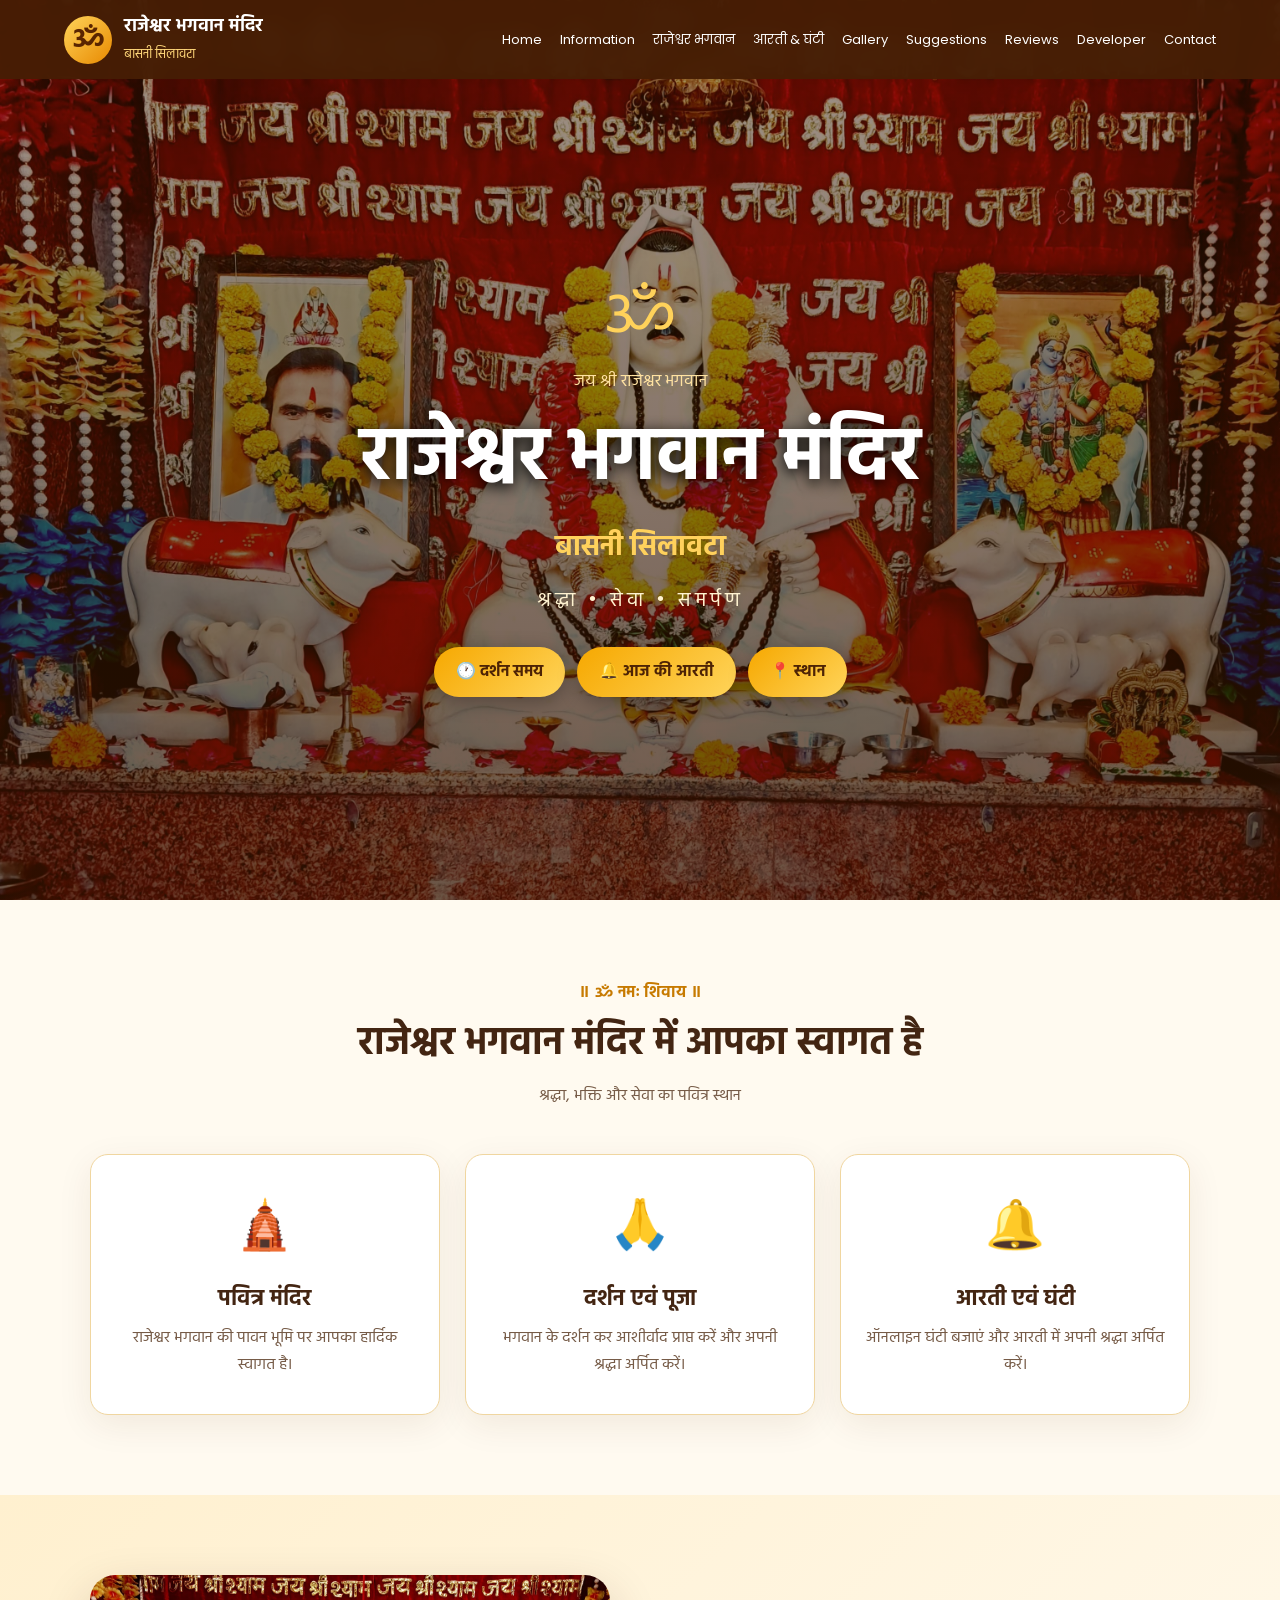
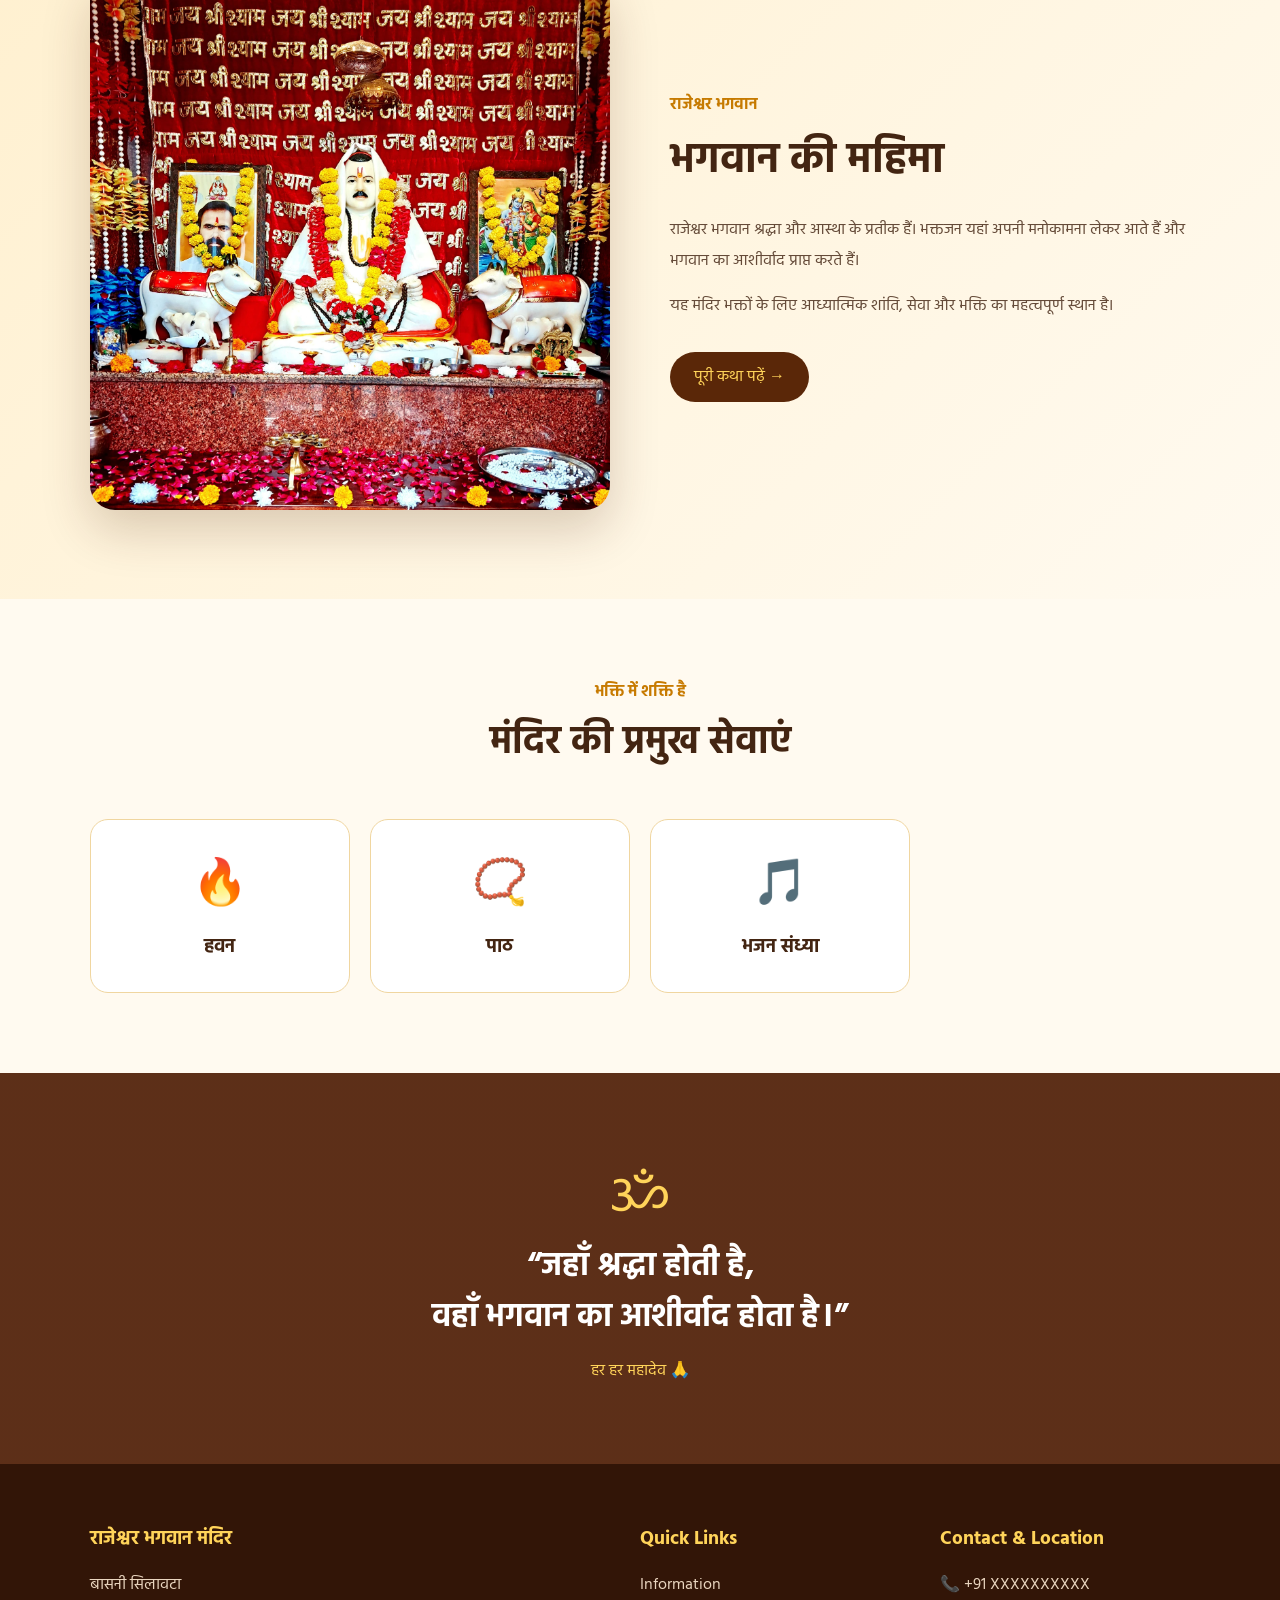
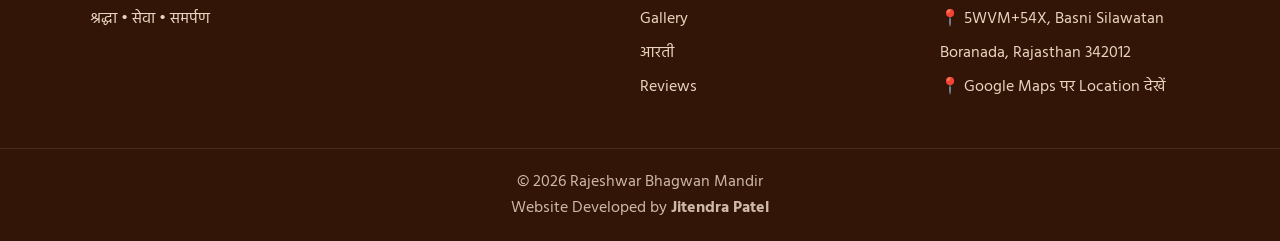
<file: index.html>
<!DOCTYPE html>
<html lang="hi">

<head>
    <script async src="https://pagead2.googlesyndication.com/pagead/js/adsbygoogle.js?client=ca-pub-1815707670514654"
     crossorigin="anonymous"></script>

    <meta charset="UTF-8">

    <meta name="viewport" content="width=device-width, initial-scale=1.0">

    <meta name="google-site-verification" content="ElqYkM2igc4G7871yFwX-qMy7W2r-9-7s5uD27Zm2Wg" />
    <title>राजेश्वर भगवान मंदिर | बासनी सिलावटा</title>

    <!-- Google Fonts -->
    <link rel="preconnect" href="https://fonts.googleapis.com">
    <link rel="preconnect" href="https://fonts.gstatic.com" crossorigin>

    <link href="https://fonts.googleapis.com/css2?family=Hind:wght@400;500;600;700&family=Poppins:wght@400;500;600;700&display=swap"
          rel="stylesheet">

    <!-- Main CSS -->
    <link rel="stylesheet" href="css/style.css">

</head>


<body>


<!-- ================= HEADER ================= -->

<header class="header">

    <div class="logo-area">

        <div class="logo">
            ॐ
        </div>

        <div>

            <h2>राजेश्वर भगवान मंदिर</h2>

            <span>बासनी सिलावटा</span>

        </div>

    </div>


    <button class="menu-btn"
            onclick="toggleMenu()">

        ☰

    </button>


    <nav id="navbar">

        <a href="index.html">
            Home
        </a>

        <a href="information.html">
            Information
        </a>

        <a href="about-rajeshwar.html">
            राजेश्वर भगवान
        </a>

        <a href="aarti.html">
            आरती & घंटी
        </a>

        <a href="gallery.html">
            Gallery
        </a>

        <a href="suggestions.html">
            Suggestions
        </a>

        <a href="reviews.html">
            Reviews
        </a>

        <a href="developer.html">
            Developer
        </a>

        <a href="contact.html">
            Contact
        </a>

    </nav>

</header>



<!-- ================= MAIN ================= -->

<main>


<!-- ================= HERO SECTION ================= -->

<section class="hero">


    <div class="hero-slide active"
         style="background-image:url('assets/images/herosection1.jpeg')">
    </div>


    <div class="hero-slide"
         style="background-image:url('assets/images/herosection2.jpeg')">
    </div>


    <div class="hero-slide"
         style="background-image:url('assets/images/herosection3.jpeg')">
    </div>


    <div class="hero-overlay">
    </div>


    <div class="hero-content">


        <div class="om-symbol">
            ॐ
        </div>


        <p class="small-title">
            जय श्री राजेश्वर भगवान
        </p>


        <h1>
            राजेश्वर भगवान मंदिर
        </h1>


        <h3>
            बासनी सिलावटा
        </h3>


        <p class="tagline">
            श्रद्धा • सेवा • समर्पण
        </p>


        <div class="hero-buttons">


            <a href="information.html"
               class="btn">

                🕐 दर्शन समय

            </a>


            <a href="aarti.html"
               class="btn">

                🔔 आज की आरती

            </a>


            <a href="contact.html"
               class="btn">

                📍 स्थान

            </a>


        </div>


    </div>


</section>



<!-- ================= WELCOME SECTION ================= -->

<section class="welcome">


    <div class="section-title">


        <span>
            ॥ ॐ नमः शिवाय ॥
        </span>


        <h2>
            राजेश्वर भगवान मंदिर में आपका स्वागत है
        </h2>


        <p>
            श्रद्धा, भक्ति और सेवा का पवित्र स्थान
        </p>


    </div>



    <div class="cards">


        <!-- CARD 1 -->

        <div class="info-card">


            <div class="card-icon">
                🛕
            </div>


            <h3>
                पवित्र मंदिर
            </h3>


            <p>

                राजेश्वर भगवान की पावन भूमि पर
                आपका हार्दिक स्वागत है।

            </p>


        </div>



        <!-- CARD 2 -->

        <div class="info-card">


            <div class="card-icon">
                🙏
            </div>


            <h3>
                दर्शन एवं पूजा
            </h3>


            <p>

                भगवान के दर्शन कर आशीर्वाद प्राप्त करें
                और अपनी श्रद्धा अर्पित करें।

            </p>


        </div>



        <!-- CARD 3 -->

        <div class="info-card">


            <div class="card-icon">
                🔔
            </div>


            <h3>
                आरती एवं घंटी
            </h3>


            <p>

                ऑनलाइन घंटी बजाएं और आरती में
                अपनी श्रद्धा अर्पित करें।

            </p>


        </div>


    </div>


</section>



<!-- ================= ABOUT PREVIEW ================= -->

<section class="about-preview">


    <div class="about-image">


        <img src="assets/images/herosection1.jpeg"
             alt="राजेश्वर भगवान मंदिर">


    </div>



    <div class="about-text">


        <span class="section-label">
            राजेश्वर भगवान
        </span>


        <h2>
            भगवान की महिमा
        </h2>


        <p>

            राजेश्वर भगवान श्रद्धा और आस्था के प्रतीक हैं।
            भक्तजन यहां अपनी मनोकामना लेकर आते हैं और
            भगवान का आशीर्वाद प्राप्त करते हैं।

        </p>


        <p>

            यह मंदिर भक्तों के लिए आध्यात्मिक शांति,
            सेवा और भक्ति का महत्वपूर्ण स्थान है।

        </p>


        <a href="about-rajeshwar.html"
           class="gold-btn">

            पूरी कथा पढ़ें →

        </a>


    </div>


</section>



<!-- ================= SERVICES ================= -->

<section class="quick-section">


    <div class="section-title">


        <span>
            भक्ति में शक्ति है
        </span>


        <h2>
            मंदिर की प्रमुख सेवाएं
        </h2>


    </div>



    <div class="service-grid">


        <div class="service">

            <span>
                🔥
            </span>

            <h3>
                हवन
            </h3>

        </div>



        <div class="service">

            <span>
                📿
            </span>

            <h3>
                पाठ
            </h3>

        </div>



        <div class="service">

            <span>
                🎵
            </span>

            <h3>
                भजन संध्या
            </h3>

        </div>


    </div>


</section>



<!-- ================= QUOTE ================= -->

<section class="quote-section">


    <div class="quote">


        <span>
            ॐ
        </span>


        <h2>

            “जहाँ श्रद्धा होती है,<br>
            वहाँ भगवान का आशीर्वाद होता है।”

        </h2>


        <p>
            हर हर महादेव 🙏
        </p>


    </div>


</section>


</main>



<!-- ================= FOOTER ================= -->

<footer>


    <div class="footer-grid">


        <!-- TEMPLE -->

        <div>


            <h3>
                राजेश्वर भगवान मंदिर
            </h3>


            <p>
                बासनी सिलावटा
            </p>


            <p>
                श्रद्धा • सेवा • समर्पण
            </p>


        </div>



        <!-- QUICK LINKS -->

        <div>


            <h3>
                Quick Links
            </h3>


            <a href="information.html">
                Information
            </a>


            <a href="gallery.html">
                Gallery
            </a>


            <a href="aarti.html">
                आरती
            </a>


            <a href="reviews.html">
                Reviews
            </a>


        </div>



        <!-- CONTACT & LOCATION -->

        <div>


            <h3>
                Contact & Location
            </h3>


            <p>
                📞 +91 XXXXXXXXXX
            </p>


            <p>
                📍 5WVM+54X, Basni Silawatan
            </p>


            <p>
                Boranada, Rajasthan 342012
            </p>


            <a href="https://www.google.com/maps/search/?api=1&query=5WVM%2B54X%2C%20Basni%20Silawatan%2C%20Boranada%2C%20Rajasthan%20342012"
               target="_blank"
               rel="noopener noreferrer">

                📍 Google Maps पर Location देखें

            </a>


        </div>


    </div>



    <!-- FOOTER BOTTOM -->

    <div class="footer-bottom">


        © 2026 Rajeshwar Bhagwan Mandir


        <br>


        Website Developed by

        <strong>
            Jitendra Patel
        </strong>


    </div>


</footer>



<!-- ================= JAVASCRIPT ================= -->

<script src="js/script.js"></script>


</body>

</html>
</file>
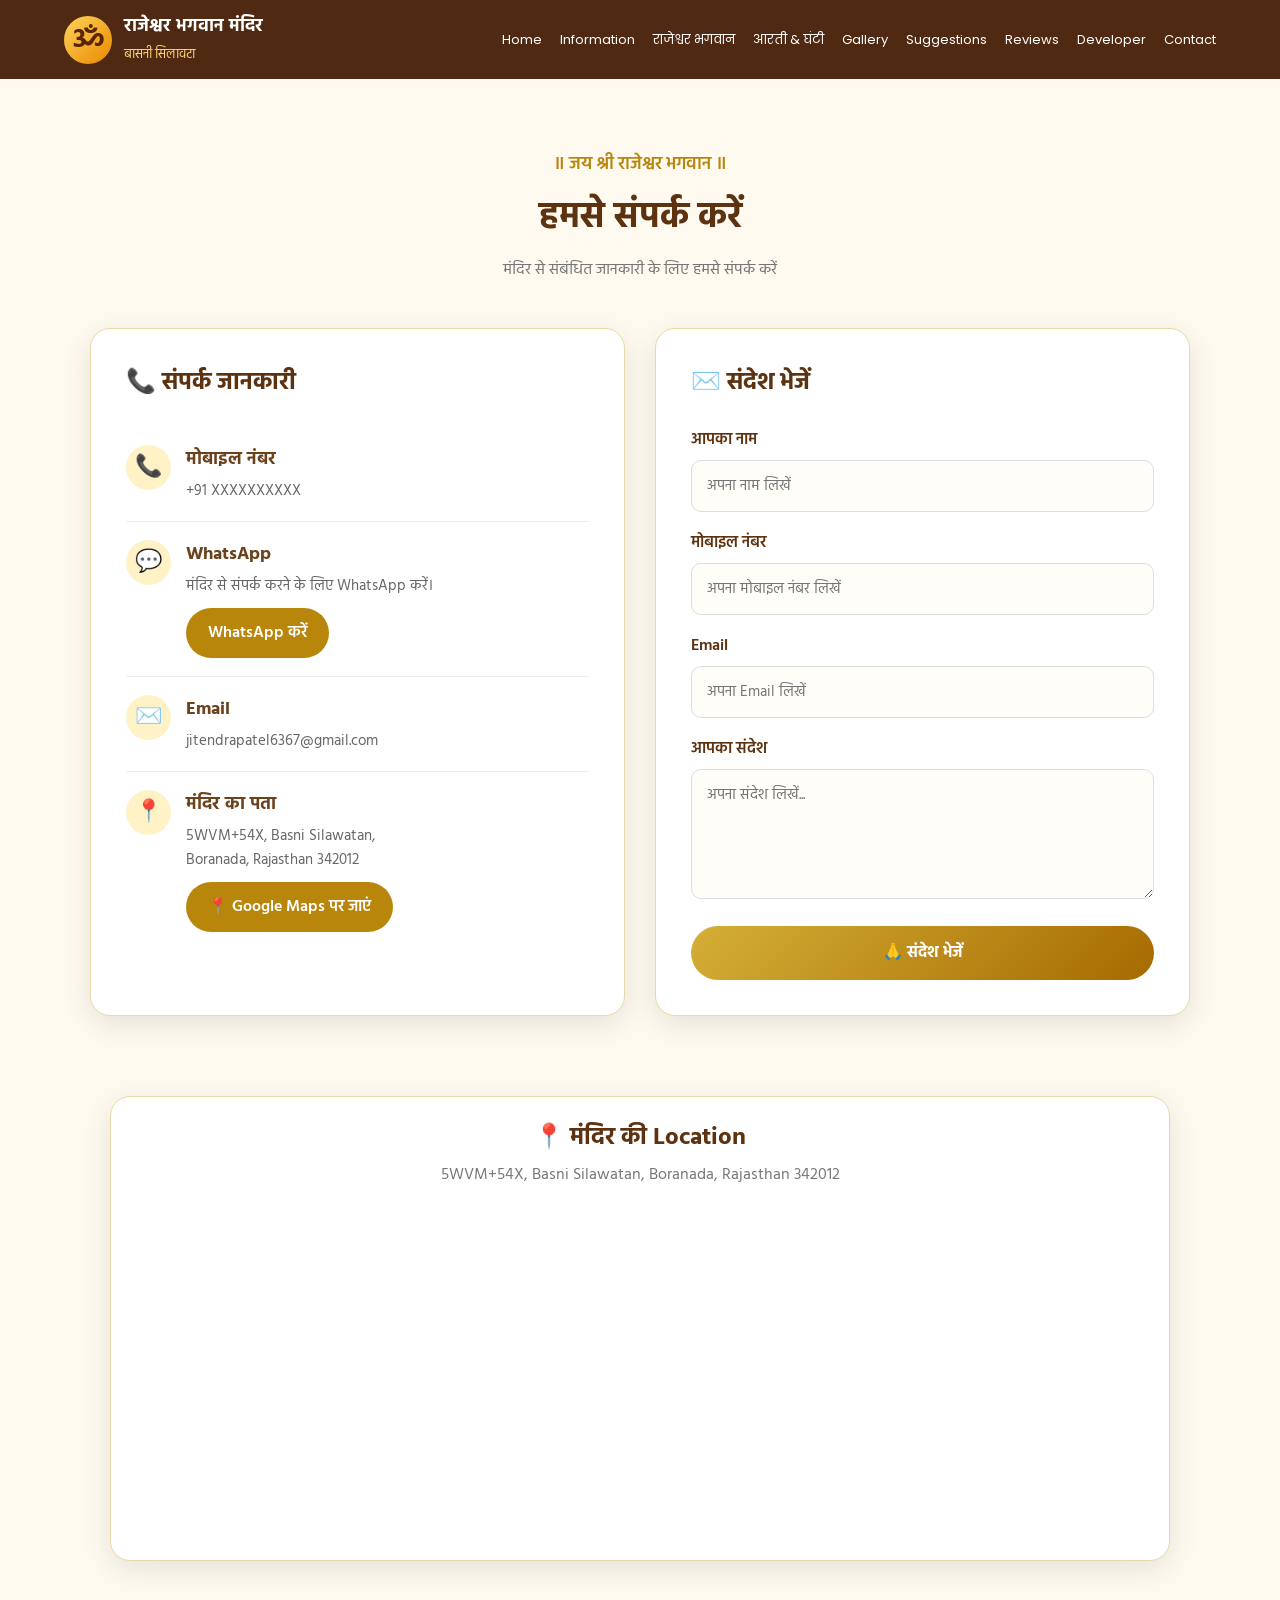
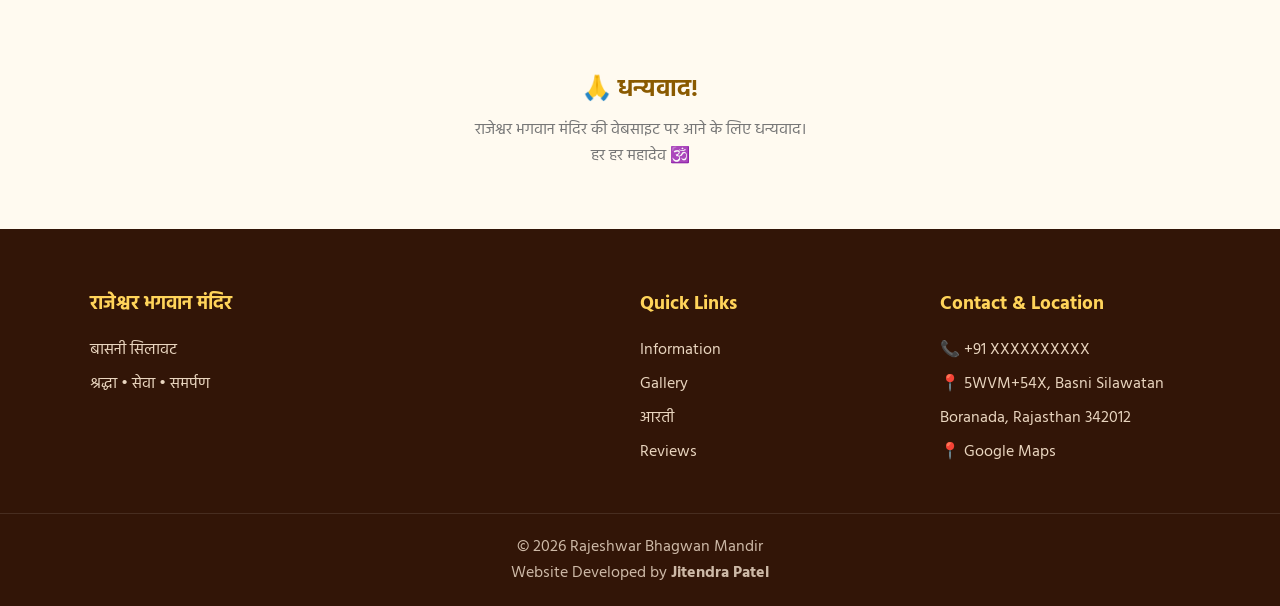
<file: contact.html>
<!DOCTYPE html>
<html lang="hi">

<head>
    <script async src="https://pagead2.googlesyndication.com/pagead/js/adsbygoogle.js?client=ca-pub-1815707670514654"
     crossorigin="anonymous"></script>

    <meta charset="UTF-8">

    <meta name="viewport" content="width=device-width, initial-scale=1.0">

    <title>Contact | राजेश्वर भगवान मंदिर</title>

    <!-- Google Fonts -->
    <link rel="preconnect" href="https://fonts.googleapis.com">

    <link rel="preconnect"
          href="https://fonts.gstatic.com"
          crossorigin>

    <link href="https://fonts.googleapis.com/css2?family=Hind:wght@400;500;600;700&family=Poppins:wght@400;500;600;700&display=swap"
          rel="stylesheet">

    <!-- Main CSS -->
    <link rel="stylesheet"
          href="css/style.css">


    <style>

        body{
            background:#fffaf0;
        }


        /* ================= CONTACT SECTION ================= */

        .contact-section{
            padding:150px 20px 80px;
            min-height:80vh;
        }


        .contact-title{
            text-align:center;
            margin-bottom:45px;
        }


        .contact-title span{
            color:#b8860b;
            font-weight:600;
            font-size:18px;
        }


        .contact-title h1{
            color:#5c3210;
            font-size:36px;
            margin:10px 0;
        }


        .contact-title p{
            color:#777;
            font-size:16px;
        }


        /* ================= CONTACT GRID ================= */

        .contact-container{
            max-width:1100px;
            margin:auto;
            display:grid;
            grid-template-columns:1fr 1fr;
            gap:30px;
        }


        /* ================= INFO CARD ================= */

        .contact-card{
            background:white;
            padding:35px;
            border-radius:20px;
            border:1px solid #ead9a8;
            box-shadow:0 8px 30px rgba(0,0,0,0.10);
        }


        .contact-card h2{
            color:#5c3210;
            margin-bottom:25px;
        }


        .contact-item{
            display:flex;
            align-items:flex-start;
            gap:15px;
            padding:18px 0;
            border-bottom:1px solid #eee;
        }


        .contact-item:last-child{
            border-bottom:none;
        }


        .contact-icon{
            width:45px;
            height:45px;
            min-width:45px;
            border-radius:50%;
            background:#fff2c7;
            display:flex;
            align-items:center;
            justify-content:center;
            font-size:22px;
        }


        .contact-item h3{
            color:#6b421c;
            margin-bottom:5px;
            font-size:18px;
        }


        .contact-item p{
            color:#666;
            line-height:1.6;
            font-size:15px;
        }


        /* ================= MAP BUTTON ================= */

        .map-btn{
            display:inline-block;
            margin-top:10px;
            padding:12px 22px;
            background:#b8860b;
            color:white;
            text-decoration:none;
            border-radius:25px;
            font-weight:600;
            transition:0.3s;
        }


        .map-btn:hover{
            transform:translateY(-2px);
            box-shadow:0 7px 18px rgba(0,0,0,0.2);
        }


        /* ================= FORM ================= */

        .contact-form{
            background:white;
            padding:35px;
            border-radius:20px;
            border:1px solid #ead9a8;
            box-shadow:0 8px 30px rgba(0,0,0,0.10);
        }


        .contact-form h2{
            color:#5c3210;
            margin-bottom:25px;
        }


        .form-group{
            margin-bottom:18px;
        }


        .form-group label{
            display:block;
            margin-bottom:7px;
            color:#5c3210;
            font-weight:600;
        }


        .form-group input,
        .form-group textarea{
            width:100%;
            padding:13px 15px;
            border:1px solid #ddd;
            border-radius:10px;
            outline:none;
            font-family:inherit;
            font-size:15px;
            background:#fffdf7;
        }


        .form-group input:focus,
        .form-group textarea:focus{
            border-color:#b8860b;
            box-shadow:0 0 0 2px rgba(184,134,11,0.10);
        }


        .form-group textarea{
            min-height:130px;
            resize:vertical;
        }


        .submit-btn{
            width:100%;
            border:none;
            padding:14px;
            border-radius:30px;
            background:linear-gradient(135deg,#d4af37,#a66a00);
            color:white;
            font-size:16px;
            font-weight:bold;
            cursor:pointer;
            font-family:inherit;
            transition:0.3s;
        }


        .submit-btn:hover{
            transform:translateY(-2px);
            box-shadow:0 8px 20px rgba(0,0,0,0.2);
        }


        /* ================= MAP ================= */

        .map-section{
            max-width:1100px;
            margin:0 auto 80px;
            padding:0 20px;
        }


        .map-box{
            background:white;
            border-radius:20px;
            overflow:hidden;
            border:1px solid #ead9a8;
            box-shadow:0 8px 30px rgba(0,0,0,0.10);
        }


        .map-heading{
            padding:22px;
            text-align:center;
        }


        .map-heading h2{
            color:#5c3210;
            margin-bottom:5px;
        }


        .map-heading p{
            color:#777;
        }


        .map-box iframe{
            width:100%;
            height:350px;
            border:0;
            display:block;
        }


        /* ================= THANK YOU ================= */

        .thank-you{
            text-align:center;
            padding:30px 20px 60px;
        }


        .thank-you h2{
            color:#8a5a00;
            margin-bottom:8px;
        }


        .thank-you p{
            color:#777;
        }


        /* ================= MOBILE ================= */

        @media(max-width:768px){

            .contact-section{
                padding:130px 15px 60px;
            }


            .contact-title h1{
                font-size:28px;
            }


            .contact-container{
                grid-template-columns:1fr;
            }


            .contact-card,
            .contact-form{
                padding:25px 20px;
            }


            .map-section{
                padding:0 15px;
            }


            .map-box iframe{
                height:300px;
            }

        }

    </style>

</head>


<body>


<!-- ================= HEADER ================= -->

<header class="header">

    <div class="logo-area">

        <div class="logo">
            ॐ
        </div>

        <div>

            <h2>राजेश्वर भगवान मंदिर</h2>

            <span>बासनी सिलावटा</span>

        </div>

    </div>


    <button class="menu-btn"
            onclick="toggleMenu()">

        ☰

    </button>


    <nav id="navbar">

        <a href="index.html">
            Home
        </a>

        <a href="information.html">
            Information
        </a>

        <a href="about-rajeshwar.html">
            राजेश्वर भगवान
        </a>

        <a href="aarti.html">
            आरती & घंटी
        </a>

        <a href="gallery.html">
            Gallery
        </a>

        <a href="suggestions.html">
            Suggestions
        </a>

        <a href="reviews.html">
            Reviews
        </a>

        <a href="developer.html">
            Developer
        </a>

        <a href="contact.html">
            Contact
        </a>

    </nav>

</header>



<!-- ================= CONTACT ================= -->

<main>

<section class="contact-section">


    <div class="contact-title">

        <span>
            ॥ जय श्री राजेश्वर भगवान ॥
        </span>

        <h1>
            हमसे संपर्क करें
        </h1>

        <p>
            मंदिर से संबंधित जानकारी के लिए हमसे संपर्क करें
        </p>

    </div>



    <div class="contact-container">


        <!-- ================= CONTACT INFO ================= -->

        <div class="contact-card">


            <h2>
                📞 संपर्क जानकारी
            </h2>


            <!-- Phone -->

            <div class="contact-item">

                <div class="contact-icon">
                    📞
                </div>

                <div>

                    <h3>
                        मोबाइल नंबर
                    </h3>

                    <p>
                        +91 XXXXXXXXXX
                    </p>

                </div>

            </div>



            <!-- WhatsApp -->

            <div class="contact-item">

                <div class="contact-icon">
                    💬
                </div>

                <div>

                    <h3>
                        WhatsApp
                    </h3>

                    <p>
                        मंदिर से संपर्क करने के लिए WhatsApp करें।
                    </p>

                    <a href="https://wa.me/916367439020"
                       target="_blank"
                       class="map-btn">

                        WhatsApp करें

                    </a>

                </div>

            </div>



            <!-- Email -->

            <div class="contact-item">

                <div class="contact-icon">
                    ✉️
                </div>

                <div>

                    <h3>
                        Email
                    </h3>

                    <p>
                        jitendrapatel6367@gmail.com
                    </p>

                </div>

            </div>



            <!-- Location -->

            <div class="contact-item">

                <div class="contact-icon">
                    📍
                </div>

                <div>

                    <h3>
                        मंदिर का पता
                    </h3>

                    <p>

                        5WVM+54X, Basni Silawatan,<br>
                        Boranada, Rajasthan 342012

                    </p>


                    <a href="https://www.google.com/maps/search/?api=1&query=5WVM%2B54X%2C%20Basni%20Silawatan%2C%20Boranada%2C%20Rajasthan%20342012"
                       target="_blank"
                       rel="noopener noreferrer"
                       class="map-btn">

                        📍 Google Maps पर जाएं

                    </a>

                </div>

            </div>


        </div>



        <!-- ================= CONTACT FORM ================= -->

        <div class="contact-form">


            <h2>
                ✉️ संदेश भेजें
            </h2>


            <form onsubmit="sendMessage(event)">


                <div class="form-group">

                    <label>
                        आपका नाम
                    </label>

                    <input type="text"
                           id="name"
                           placeholder="अपना नाम लिखें"
                           required>

                </div>



                <div class="form-group">

                    <label>
                        मोबाइल नंबर
                    </label>

                    <input type="tel"
                           id="phone"
                           placeholder="अपना मोबाइल नंबर लिखें"
                           required>

                </div>



                <div class="form-group">

                    <label>
                        Email
                    </label>

                    <input type="email"
                           id="email"
                           placeholder="अपना Email लिखें">

                </div>



                <div class="form-group">

                    <label>
                        आपका संदेश
                    </label>

                    <textarea id="message"
                              placeholder="अपना संदेश लिखें..."
                              required></textarea>

                </div>



                <button type="submit"
                        class="submit-btn">

                    🙏 संदेश भेजें

                </button>


            </form>


        </div>


    </div>


</section>



<!-- ================= MAP ================= -->

<section class="map-section">


    <div class="map-box">


        <div class="map-heading">

            <h2>
                📍 मंदिर की Location
            </h2>

            <p>
                5WVM+54X, Basni Silawatan, Boranada, Rajasthan 342012
            </p>

        </div>


        <iframe
            src="https://www.google.com/maps?q=5WVM%2B54X%2C%20Basni%20Silawatan%2C%20Boranada%2C%20Rajasthan%20342012&output=embed"
            loading="lazy"
            allowfullscreen>
        </iframe>


    </div>


</section>



<!-- ================= THANK YOU ================= -->

<section class="thank-you">

    <h2>
        🙏 धन्यवाद!
    </h2>

    <p>
        राजेश्वर भगवान मंदिर की वेबसाइट पर आने के लिए धन्यवाद।
    </p>

    <p>
        हर हर महादेव 🕉️
    </p>

</section>


</main>



<!-- ================= FOOTER ================= -->

<footer>


    <div class="footer-grid">


        <div>

            <h3>
                राजेश्वर भगवान मंदिर
            </h3>

            <p>
                बासनी सिलावट
            </p>

            <p>
                श्रद्धा • सेवा • समर्पण
            </p>

        </div>



        <div>

            <h3>
                Quick Links
            </h3>

            <a href="information.html">
                Information
            </a>

            <a href="gallery.html">
                Gallery
            </a>

            <a href="aarti.html">
                आरती
            </a>

            <a href="reviews.html">
                Reviews
            </a>

        </div>



        <div>

            <h3>
                Contact & Location
            </h3>

            <p>
                📞 +91 XXXXXXXXXX
            </p>

            <p>
                📍 5WVM+54X, Basni Silawatan
            </p>

            <p>
                Boranada, Rajasthan 342012
            </p>

            <a href="https://www.google.com/maps/search/?api=1&query=5WVM%2B54X%2C%20Basni%20Silawatan%2C%20Boranada%2C%20Rajasthan%20342012"
               target="_blank"
               rel="noopener noreferrer">

                📍 Google Maps

            </a>

        </div>


    </div>



    <div class="footer-bottom">

        © 2026 Rajeshwar Bhagwan Mandir

        <br>

        Website Developed by

        <strong>
            Jitendra Patel
        </strong>

    </div>


</footer>



<!-- ================= JAVASCRIPT ================= -->

<script>

function toggleMenu(){

    document
        .getElementById("navbar")
        .classList.toggle("show");

}


function sendMessage(event){

    event.preventDefault();

    const name =
        document.getElementById("name").value;

    const phone =
        document.getElementById("phone").value;

    const email =
        document.getElementById("email").value;

    const message =
        document.getElementById("message").value;


    /*
       अभी form demo है।
       बाद में इसे PHP / Node.js / MongoDB
       backend से connect किया जा सकता है।
    */


    alert(
        "धन्यवाद " + name +
        " 🙏\n\nआपका संदेश प्राप्त हुआ है।"
    );


    event.target.reset();

}

</script>


</body>

</html>
</file>
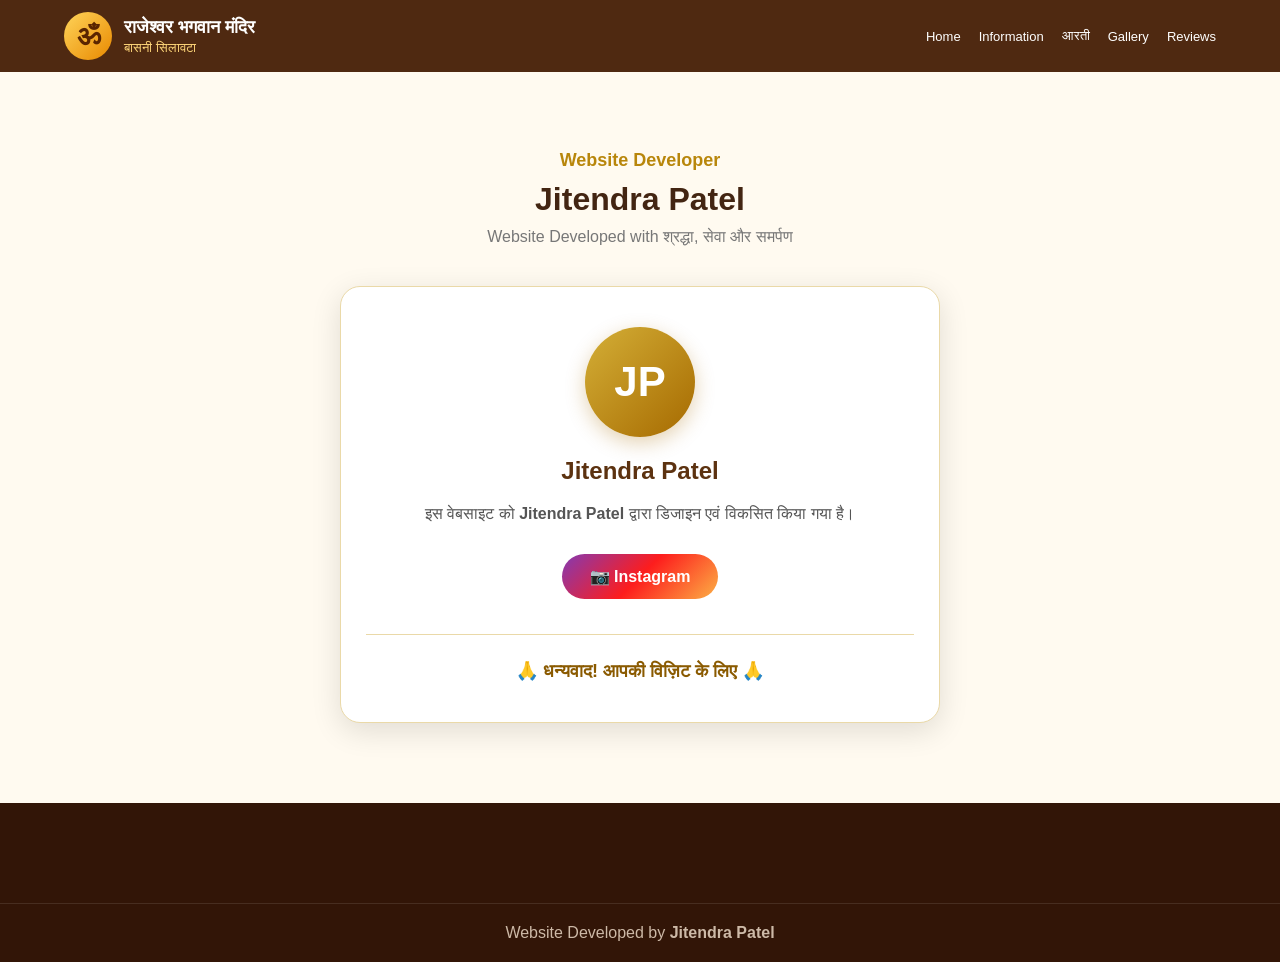
<file: developer.html>
<!DOCTYPE html>
<html lang="hi">

<head>

<meta charset="UTF-8">

<meta name="viewport"
content="width=device-width, initial-scale=1.0">

<title>Developer | Jitendra Patel</title>

<link rel="stylesheet"
href="css/style.css">

<style>

body{
    background:#fffaf0;
}

/* Developer Section */
.developer-section{
    padding:150px 20px 80px;
    min-height:80vh;
}

.section-title{
    text-align:center;
    margin-bottom:40px;
}

.section-title span{
    color:#b8860b;
    font-weight:bold;
    font-size:18px;
}

.section-title h2{
    margin:10px 0;
    font-size:32px;
}

.section-title p{
    color:#777;
}

/* Developer Card */
.developer-card{
    max-width:600px;
    margin:auto;
    background:white;
    padding:40px 25px;
    border-radius:20px;
    text-align:center;
    box-shadow:0 8px 30px rgba(0,0,0,0.12);
    border:1px solid #ead9a8;
}

/* JP Logo */
.developer-logo{
    width:110px;
    height:110px;
    margin:0 auto 20px;
    border-radius:50%;
    display:flex;
    align-items:center;
    justify-content:center;
    background:linear-gradient(135deg,#d4af37,#a66a00);
    color:white;
    font-size:42px;
    font-weight:bold;
    box-shadow:0 6px 20px rgba(166,106,0,0.3);
}

.developer-card h2{
    color:#5c3210;
    margin-bottom:15px;
}

.developer-card p{
    line-height:1.8;
    color:#555;
    font-size:16px;
}

/* Instagram Button */
.instagram-btn{
    display:inline-block;
    margin-top:25px;
    padding:13px 28px;
    border-radius:30px;
    background:linear-gradient(135deg,#833ab4,#fd1d1d,#fcb045);
    color:white;
    text-decoration:none;
    font-weight:bold;
    transition:0.3s;
}

.instagram-btn:hover{
    transform:translateY(-3px);
    box-shadow:0 8px 20px rgba(0,0,0,0.2);
}

/* Thank You */
.thank-you{
    margin-top:35px;
    padding-top:25px;
    border-top:1px solid #ead9a8;
    color:#8a5a00;
    font-size:18px;
    font-weight:bold;
}

/* Mobile */
@media(max-width:600px){

    .developer-section{
        padding:130px 15px 60px;
    }

    .section-title h2{
        font-size:27px;
    }

    .developer-card{
        padding:35px 20px;
    }

}

</style>

</head>


<body>


<!-- HEADER -->

<header class="header">

<div class="logo-area">

<div class="logo">ॐ</div>

<div>

<h2>राजेश्वर भगवान मंदिर</h2>

<span>बासनी सिलावटा</span>

</div>

</div>


<button class="menu-btn"
onclick="toggleMenu()">☰</button>


<nav id="navbar">

<a href="index.html">Home</a>

<a href="information.html">Information</a>

<a href="aarti.html">आरती</a>

<a href="gallery.html">Gallery</a>

<a href="reviews.html">Reviews</a>

</nav>

</header>


<!-- DEVELOPER SECTION -->

<section class="developer-section">


<div class="section-title">

<span>Website Developer</span>

<h2>Jitendra Patel</h2>

<p>
Website Developed with श्रद्धा, सेवा और समर्पण
</p>

</div>


<div class="developer-card">


<div class="developer-logo">
JP
</div>


<h2>
Jitendra Patel
</h2>


<p>

इस वेबसाइट को

<strong>Jitendra Patel</strong>

द्वारा डिजाइन एवं विकसित किया गया है।

</p>


<a
class="instagram-btn"
href="https://www.instagram.com/jitendrapatel6367/"
target="_blank"
rel="noopener noreferrer">

📷 Instagram

</a>


<div class="thank-you">

🙏 धन्यवाद! आपकी विज़िट के लिए 🙏

</div>


</div>

</section>


<!-- FOOTER -->

<footer>

<div class="footer-bottom">

Website Developed by

<strong>Jitendra Patel</strong>

</div>

</footer>


<script>

function toggleMenu(){

document
.getElementById("navbar")
.classList.toggle("show");

}

</script>


</body>

</html>
</file>
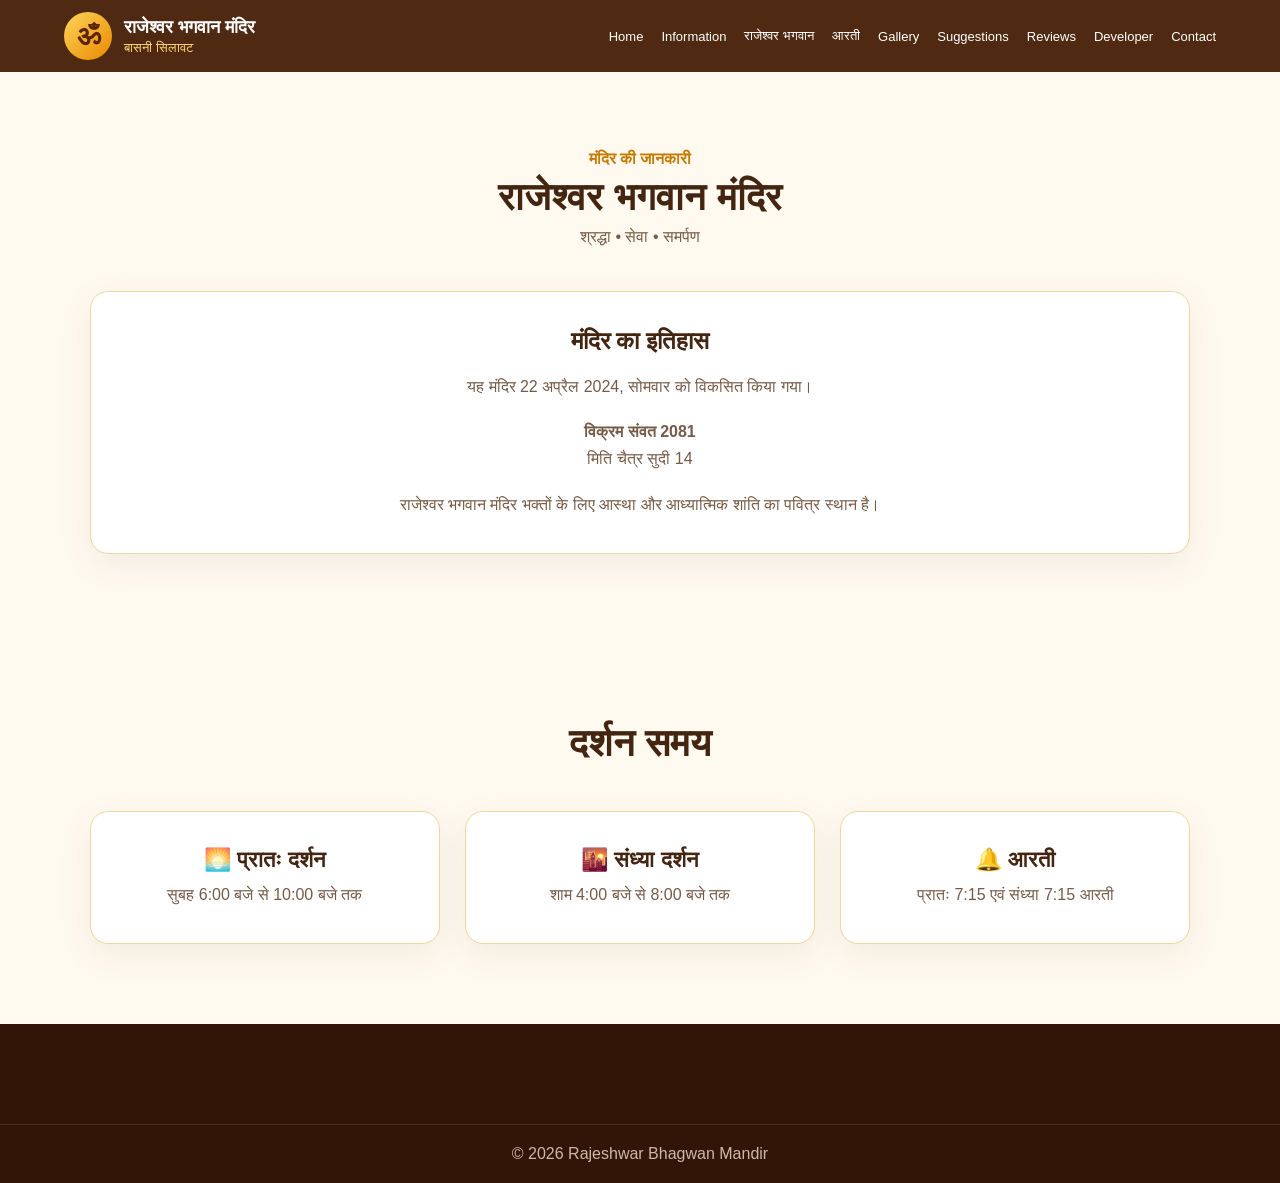
<file: information.html>
<!DOCTYPE html>
<html lang="hi">

<head>
  <script async src="https://pagead2.googlesyndication.com/pagead/js/adsbygoogle.js?client=ca-pub-1815707670514654"
     crossorigin="anonymous"></script>

<meta charset="UTF-8">
<meta name="viewport" content="width=device-width, initial-scale=1.0">

<title>मंदिर की जानकारी | राजेश्वर भगवान</title>

<link rel="stylesheet" href="css/style.css">

</head>

<body>

<header class="header">

<div class="logo-area">

<div class="logo">ॐ</div>

<div>
<h2>राजेश्वर भगवान मंदिर</h2>
<span>बासनी सिलावट</span>
</div>

</div>

<button class="menu-btn" onclick="toggleMenu()">☰</button>

<nav id="navbar">

<a href="index.html">Home</a>
<a href="information.html">Information</a>
<a href="about-rajeshwar.html">राजेश्वर भगवान</a>
<a href="aarti.html">आरती</a>
<a href="gallery.html">Gallery</a>
<a href="suggestions.html">Suggestions</a>
<a href="reviews.html">Reviews</a>
<a href="developer.html">Developer</a>
<a href="contact.html">Contact</a>

</nav>

</header>


<section style="padding-top:150px">

<div class="section-title">

<span>मंदिर की जानकारी</span>

<h2>राजेश्वर भगवान मंदिर</h2>

<p>
श्रद्धा • सेवा • समर्पण
</p>

</div>


<div class="info-card">

<h2>मंदिर का इतिहास</h2>

<br>

<p>

यह मंदिर 22 अप्रैल 2024, सोमवार को विकसित किया गया।

</p>

<br>

<p>

<strong>
विक्रम संवत 2081
</strong>

</p>

<p>

मिति चैत्र सुदी 14

</p>

<br>

<p>

राजेश्वर भगवान मंदिर भक्तों के लिए
आस्था और आध्यात्मिक शांति का पवित्र स्थान है।

</p>

</div>

</section>


<section>

<div class="section-title">

<h2>दर्शन समय</h2>

</div>

<div class="cards">

<div class="info-card">

<h3>🌅 प्रातः दर्शन</h3>

<p>
सुबह 6:00 बजे से 10:00 बजे तक
</p>

</div>


<div class="info-card">

<h3>🌇 संध्या दर्शन</h3>

<p>
शाम 4:00 बजे से 8:00 बजे तक
</p>

</div>


<div class="info-card">

<h3>🔔 आरती</h3>

<p>
प्रातः 7:15 एवं संध्या 7:15 आरती
</p>

</div>

</div>

</section>


<footer>

<div class="footer-bottom">

© 2026 Rajeshwar Bhagwan Mandir

</div>

</footer>


<script src="js/script.js"></script>

</body>

</html>
</file>
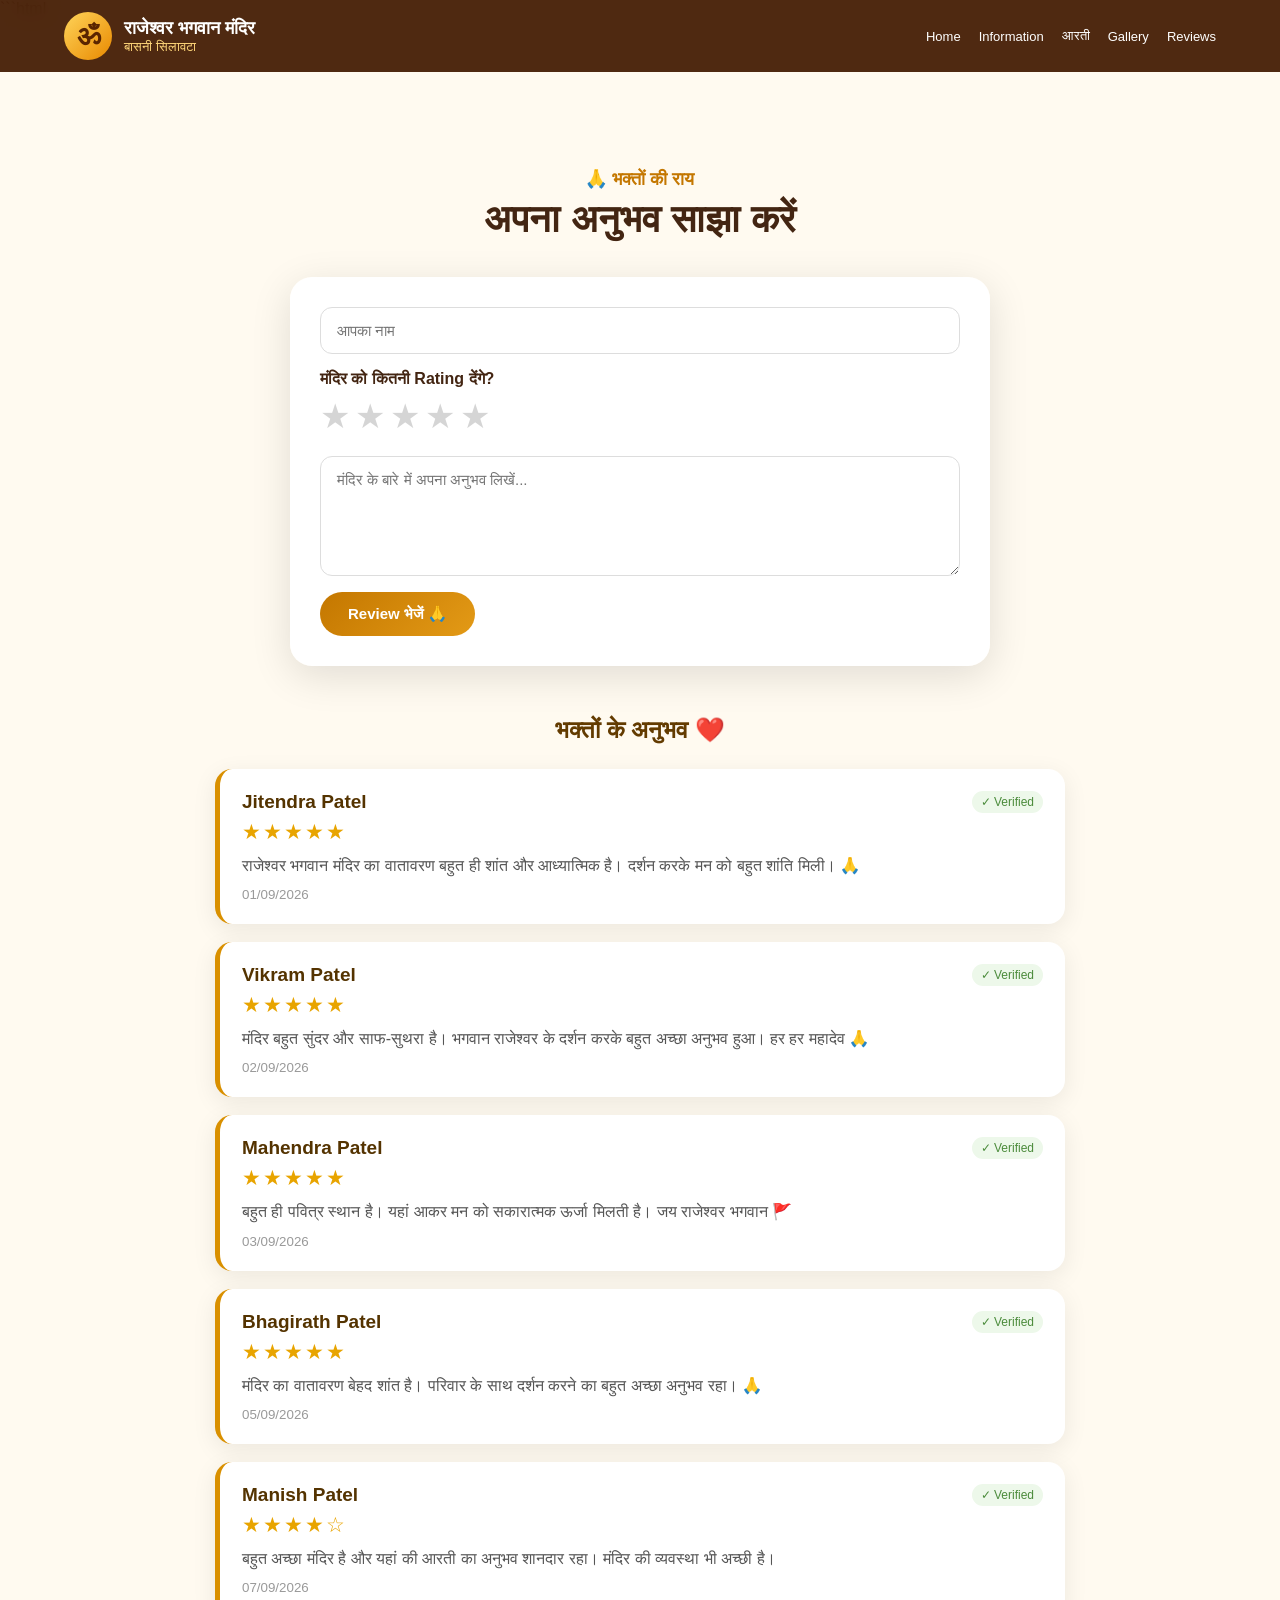
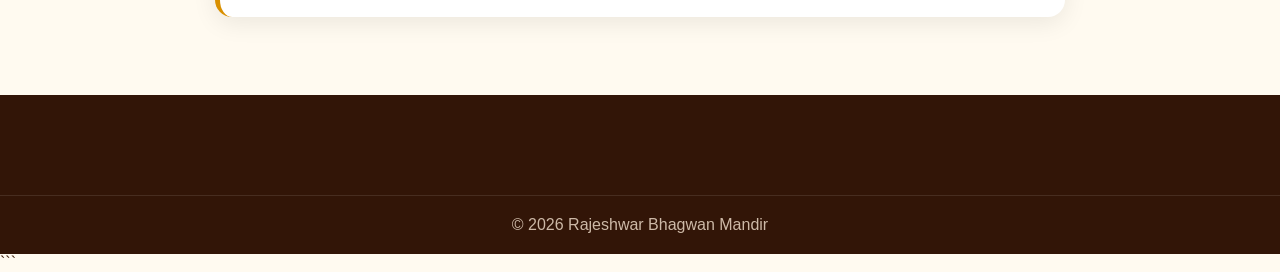
<file: reviews.html>
```html
<!DOCTYPE html>
<html lang="hi">

<head>
      <script async src="https://pagead2.googlesyndication.com/pagead/js/adsbygoogle.js?client=ca-pub-1815707670514654"
     crossorigin="anonymous"></script>

<meta charset="UTF-8">

<meta name="viewport"
      content="width=device-width, initial-scale=1.0">

<title>Reviews | राजेश्वर भगवान मंदिर</title>

<link rel="stylesheet"
      href="css/style.css">


<style>

/* =================================
   REVIEW PAGE
================================= */

.review-page {

    padding: 150px 20px 60px;

    min-height: 80vh;

}


/* =================================
   TITLE
================================= */

.section-title {

    text-align: center;

    margin-bottom: 35px;

}

.section-title span {

    color: #c47700;

    font-size: 18px;

    font-weight: 600;

}

.section-title h2 {

    margin-top: 8px;

}


/* =================================
   REVIEW FORM
================================= */

.review-box {

    max-width: 700px;

    margin: auto;

    background: rgba(255,255,255,0.97);

    padding: 30px;

    border-radius: 22px;

    box-shadow:
        0 10px 40px rgba(0,0,0,0.12);

}


.review-box input,
.review-box textarea {

    width: 100%;

    padding: 14px 16px;

    margin-bottom: 16px;

    border: 1px solid #ddd;

    border-radius: 12px;

    font-family: inherit;

    font-size: 15px;

    outline: none;

    transition: 0.3s;

}


.review-box input:focus,
.review-box textarea:focus {

    border-color: #c47700;

    box-shadow:
        0 0 0 3px rgba(196,119,0,0.10);

}


.review-box textarea {

    height: 120px;

    resize: vertical;

}


/* =================================
   RATING
================================= */

.rating-title {

    font-weight: 600;

    margin-bottom: 8px;

}


.stars {

    display: flex;

    gap: 5px;

    font-size: 34px;

    cursor: pointer;

    margin-bottom: 20px;

}


.stars span {

    color: #d5d5d5;

    transition: 0.2s;

}


.stars span:hover {

    transform: scale(1.15);

}


.stars span.active {

    color: #e8a400;

}


/* =================================
   BUTTON
================================= */

.review-btn {

    padding: 13px 28px;

    border: none;

    border-radius: 30px;

    background:
        linear-gradient(
            135deg,
            #c47700,
            #e39a16
        );

    color: white;

    font-size: 15px;

    font-weight: 600;

    cursor: pointer;

    transition: 0.3s;

}


.review-btn:hover {

    transform: translateY(-2px);

    box-shadow:
        0 8px 20px
        rgba(196,119,0,0.25);

}


/* =================================
   REVIEWS
================================= */

.reviews-list {

    max-width: 850px;

    margin: 50px auto 0;

}


.review-heading {

    text-align: center;

    margin-bottom: 25px;

}


.review-heading h2 {

    color: #633b00;

}


/* =================================
   REVIEW CARD
================================= */

.review {

    background: white;

    padding: 22px;

    margin-bottom: 18px;

    border-radius: 17px;

    border-left: 5px solid #d99000;

    box-shadow:
        0 6px 25px rgba(0,0,0,0.08);

    transition: 0.3s;

}


.review:hover {

    transform: translateY(-3px);

    box-shadow:
        0 10px 30px rgba(0,0,0,0.12);

}


.review-top {

    display: flex;

    justify-content: space-between;

    align-items: center;

    gap: 10px;

}


.review h3 {

    margin: 0;

    color: #543300;

    font-size: 19px;

}


.review-stars {

    color: #e8a400;

    font-size: 21px;

    letter-spacing: 2px;

    margin: 7px 0;

}


.review p {

    color: #555;

    line-height: 1.7;

    margin: 8px 0;

}


.review small {

    color: #999;

}


/* =================================
   VERIFIED
================================= */

.verified {

    font-size: 12px;

    color: #4b8b3b;

    background: #edf8ea;

    padding: 4px 9px;

    border-radius: 20px;

}


/* =================================
   MOBILE
================================= */

@media(max-width:768px) {

    .review-page {

        padding:
            130px 15px 45px;

    }


    .review-box {

        padding: 22px;

        border-radius: 18px;

    }


    .stars {

        font-size: 31px;

    }


    .review {

        padding: 18px;

    }


    .review h3 {

        font-size: 17px;

    }


    .review-stars {

        font-size: 19px;

    }

}


@media(max-width:480px) {

    .review-page {

        padding-top: 120px;

    }


    .section-title h2 {

        font-size: 24px;

    }


    .review-box {

        padding: 18px;

    }


    .stars {

        font-size: 29px;

    }


    .review-btn {

        width: 100%;

    }

}

</style>

</head>



<body>


<!-- =================================
     HEADER
================================= -->

<header class="header">


    <div class="logo-area">


        <div class="logo">
            ॐ
        </div>


        <div>

            <h2>
                राजेश्वर भगवान मंदिर
            </h2>

            <span>
                बासनी सिलावटा
            </span>

        </div>


    </div>



    <button
        class="menu-btn"
        onclick="toggleMenu()">

        ☰

    </button>



    <nav id="navbar">

        <a href="index.html">
            Home
        </a>

        <a href="information.html">
            Information
        </a>

        <a href="aarti.html">
            आरती
        </a>

        <a href="gallery.html">
            Gallery
        </a>

        <a href="reviews.html">
            Reviews
        </a>

    </nav>


</header>



<!-- =================================
     REVIEW SECTION
================================= -->

<section class="review-page">


    <div class="section-title">

        <span>
            🙏 भक्तों की राय
        </span>

        <h2>
            अपना अनुभव साझा करें
        </h2>

    </div>



    <!-- =================================
         REVIEW FORM
    ================================= -->

    <div class="review-box">


        <input
            id="reviewName"
            type="text"
            placeholder="आपका नाम"
            maxlength="50"
        >



        <div class="rating-title">

            मंदिर को कितनी Rating देंगे?

        </div>



        <div class="stars">

            <span onclick="setRating(1)">★</span>

            <span onclick="setRating(2)">★</span>

            <span onclick="setRating(3)">★</span>

            <span onclick="setRating(4)">★</span>

            <span onclick="setRating(5)">★</span>

        </div>



        <textarea
            id="reviewText"
            placeholder="मंदिर के बारे में अपना अनुभव लिखें..."
            maxlength="500"
        ></textarea>



        <button
            class="review-btn"
            onclick="addReview()">

            Review भेजें 🙏

        </button>


    </div>



    <!-- =================================
         REVIEWS LIST
    ================================= -->

    <div
        id="reviewsList"
        class="reviews-list">

    </div>


</section>



<!-- =================================
     FOOTER
================================= -->

<footer>

    <div class="footer-bottom">

        © 2026 Rajeshwar Bhagwan Mandir

    </div>

</footer>



<script>


/* =================================
   RATING VARIABLE
================================= */

let rating = 0;



/* =================================
   DEFAULT REVIEWS
================================= */

const defaultReviews = [


    {
        name: "Jitendra Patel",

        text:
        "राजेश्वर भगवान मंदिर का वातावरण बहुत ही शांत और आध्यात्मिक है। दर्शन करके मन को बहुत शांति मिली। 🙏",

        rating: 5,

        date: "01/09/2026",

        verified: true
    },


    {
        name: "Vikram Patel",

        text:
        "मंदिर बहुत सुंदर और साफ-सुथरा है। भगवान राजेश्वर के दर्शन करके बहुत अच्छा अनुभव हुआ। हर हर महादेव 🙏",

        rating: 5,

        date: "02/09/2026",

        verified: true
    },


    {
        name: "Mahendra Patel",

        text:
        "बहुत ही पवित्र स्थान है। यहां आकर मन को सकारात्मक ऊर्जा मिलती है। जय राजेश्वर भगवान 🚩",

        rating: 5,

        date: "03/09/2026",

        verified: true
    },


    {
        name: "Bhagirath Patel",

        text:
        "मंदिर का वातावरण बेहद शांत है। परिवार के साथ दर्शन करने का बहुत अच्छा अनुभव रहा। 🙏",

        rating: 5,

        date: "05/09/2026",

        verified: true
    },


    {
        name: "Manish Patel",

        text:
        "बहुत अच्छा मंदिर है और यहां की आरती का अनुभव शानदार रहा। मंदिर की व्यवस्था भी अच्छी है।",

        rating: 4,

        date: "07/09/2026",

        verified: true
    }


];



/* =================================
   INITIALIZE REVIEWS
================================= */

/*
   अगर reviews पहले से मौजूद नहीं हैं,
   तो default reviews save होंगे.
*/

/*
   DEFAULT REVIEWS VERSION
   इससे पुराना localStorage होने पर भी
   ये 5 default reviews पहली बार load हो जाएंगे.
*/
const DEFAULT_REVIEWS_VERSION = "2026-09-09-v1";

if (localStorage.getItem("defaultReviewsVersion") !== DEFAULT_REVIEWS_VERSION) {

    localStorage.setItem(
        "reviews",
        JSON.stringify(defaultReviews)
    );

    localStorage.setItem(
        "defaultReviewsVersion",
        DEFAULT_REVIEWS_VERSION
    );

}



/* =================================
   MOBILE MENU
================================= */

function toggleMenu() {

    document
        .getElementById("navbar")
        .classList.toggle("show");

}



/* =================================
   SET RATING
================================= */

function setRating(value) {

    rating = value;


    const stars =
        document.querySelectorAll(
            ".stars span"
        );


    stars.forEach(
        (star, index) => {

            star.classList.toggle(
                "active",
                index < value
            );

        }
    );

}



/* =================================
   ADD REVIEW
================================= */

function addReview() {


    const name =
        document
        .getElementById("reviewName")
        .value
        .trim();


    const text =
        document
        .getElementById("reviewText")
        .value
        .trim();



    if (!name || !text || rating === 0) {

        alert(
            "कृपया नाम, Rating और Review भरें।"
        );

        return;

    }



    const review = {

        name: name,

        text: text,

        rating: rating,

        date:
        new Date()
        .toLocaleDateString("hi-IN"),

        verified: false

    };



    let reviews =
        JSON.parse(
            localStorage.getItem("reviews")
        ) || [];



    reviews.unshift(review);



    localStorage.setItem(
        "reviews",
        JSON.stringify(reviews)
    );



    document
        .getElementById("reviewName")
        .value = "";


    document
        .getElementById("reviewText")
        .value = "";


    rating = 0;


    setRating(0);



    displayReviews();



    alert(
        "🙏 आपका Review सफलतापूर्वक भेज दिया गया।"
    );

}



/* =================================
   DISPLAY REVIEWS
================================= */

function displayReviews() {


    const reviews =
        JSON.parse(
            localStorage.getItem("reviews")
        ) || [];



    const container =
        document.getElementById(
            "reviewsList"
        );



    container.innerHTML = "";



    if (reviews.length === 0) {

        container.innerHTML = `

            <div class="no-reviews">

                अभी कोई Review नहीं है।
                सबसे पहले अपना अनुभव साझा करें। 🙏

            </div>

        `;

        return;

    }



    container.innerHTML = `

        <div class="review-heading">

            <h2>
                भक्तों के अनुभव ❤️
            </h2>

        </div>

    `;



    reviews.forEach(review => {


        const stars =
            "★".repeat(review.rating) +
            "☆".repeat(
                5 - review.rating
            );


        const verified =
            review.verified
            ?
            `<span class="verified">
                ✓ Verified
             </span>`
            :
            "";



        container.innerHTML += `

            <div class="review">


                <div class="review-top">

                    <h3>
                        ${escapeHTML(review.name)}
                    </h3>

                    ${verified}

                </div>



                <div class="review-stars">

                    ${stars}

                </div>



                <p>

                    ${escapeHTML(review.text)}

                </p>



                <small>

                    ${review.date}

                </small>


            </div>

        `;

    });

}



/* =================================
   HTML SECURITY
================================= */

function escapeHTML(text) {

    const div =
        document.createElement("div");

    div.textContent = text;

    return div.innerHTML;

}



/* =================================
   LOAD REVIEWS
================================= */

displayReviews();


</script>


</body>

</html>
```
</file>
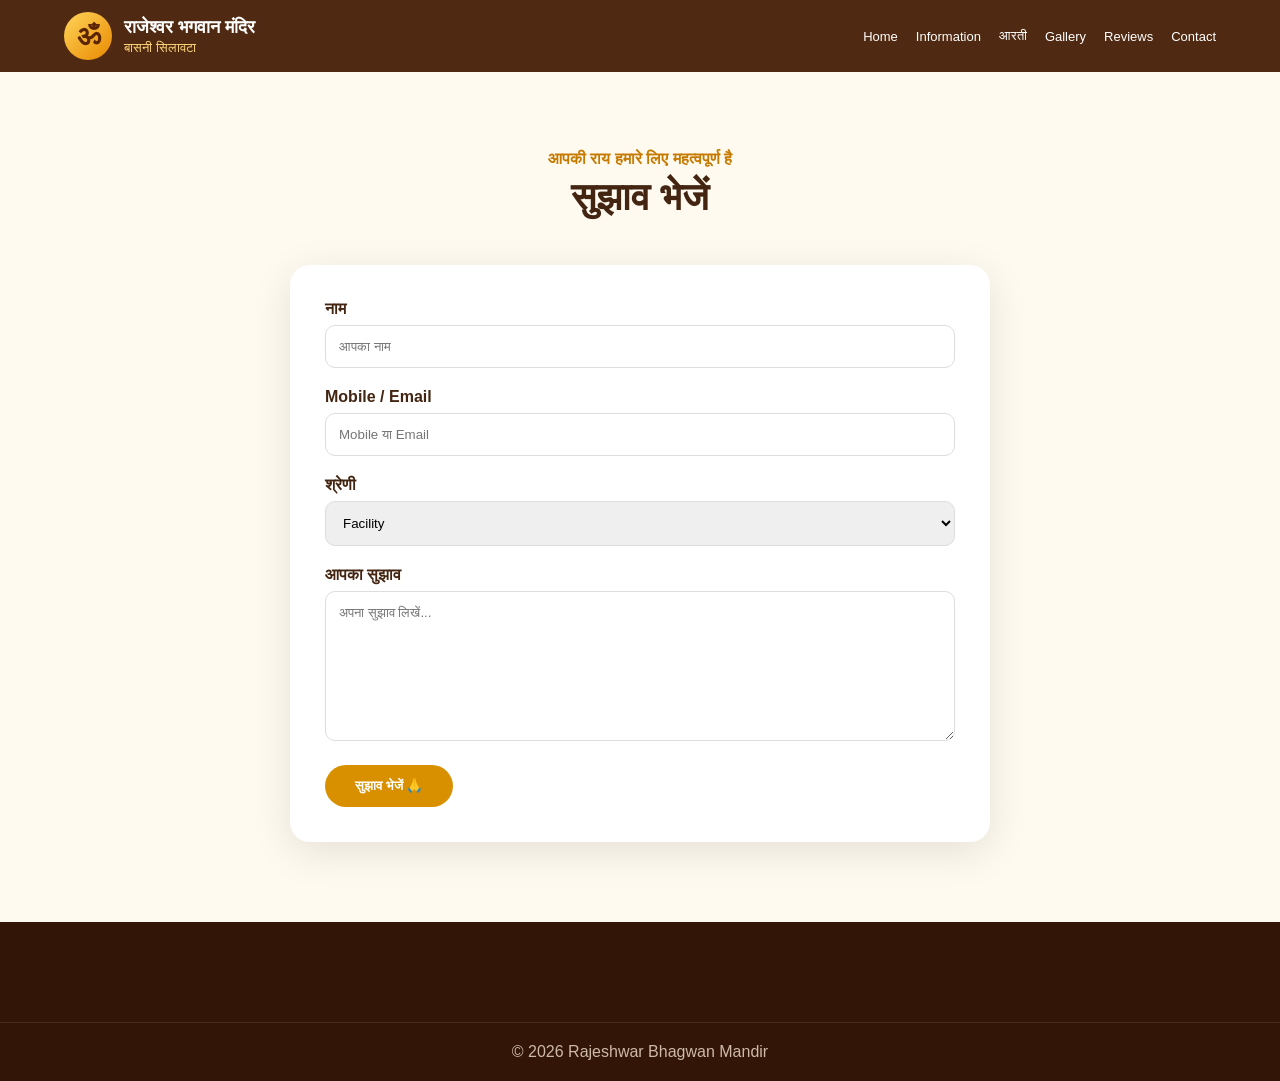
<file: suggestions.html>
<!DOCTYPE html>
<html lang="hi">

<head>
  <script async src="https://pagead2.googlesyndication.com/pagead/js/adsbygoogle.js?client=ca-pub-1815707670514654"
     crossorigin="anonymous"></script>

<meta charset="UTF-8">

<meta name="viewport"
content="width=device-width, initial-scale=1.0">

<title>Suggestions</title>

<link rel="stylesheet"
href="css/style.css">

<style>

.form-box {

max-width:700px;

margin:auto;

background:white;

padding:35px;

border-radius:20px;

box-shadow:0 10px 40px rgba(0,0,0,.1);

}

.form-group {

margin-bottom:20px;

}

.form-group label {

display:block;

margin-bottom:7px;

font-weight:bold;

}

input,
textarea,
select {

width:100%;

padding:13px;

border-radius:10px;

border:1px solid #ddd;

font-family:inherit;

}

textarea {

min-height:150px;

resize:vertical;

}

.submit {

border:0;

padding:13px 30px;

border-radius:30px;

background:#d99000;

color:white;

font-weight:bold;

cursor:pointer;

}

</style>

</head>


<body>


<header class="header">

<div class="logo-area">

<div class="logo">ॐ</div>

<div>

<h2>राजेश्वर भगवान मंदिर</h2>

<span>बासनी सिलावटा</span>

</div>

</div>

<button class="menu-btn"
onclick="toggleMenu()">☰</button>

<nav id="navbar">

<a href="index.html">Home</a>
<a href="information.html">Information</a>
<a href="aarti.html">आरती</a>
<a href="gallery.html">Gallery</a>
<a href="reviews.html">Reviews</a>
<a href="contact.html">Contact</a>

</nav>

</header>


<section style="padding-top:150px">


<div class="section-title">

<span>आपकी राय हमारे लिए महत्वपूर्ण है</span>

<h2>सुझाव भेजें</h2>

</div>


<div class="form-box">

<form onsubmit="submitSuggestion(event)">

<div class="form-group">

<label>नाम</label>

<input
type="text"
id="name"
placeholder="आपका नाम">

</div>


<div class="form-group">

<label>Mobile / Email</label>

<input
type="text"
id="contact"
placeholder="Mobile या Email">

</div>


<div class="form-group">

<label>श्रेणी</label>

<select id="category">

<option>Facility</option>
<option>Seva</option>
<option>Festival</option>
<option>Other</option>

</select>

</div>


<div class="form-group">

<label>आपका सुझाव</label>

<textarea
id="suggestion"
placeholder="अपना सुझाव लिखें..."
required>
</textarea>

</div>


<button class="submit">

सुझाव भेजें 🙏

</button>

</form>

</div>


</section>


<footer>

<div class="footer-bottom">

© 2026 Rajeshwar Bhagwan Mandir

</div>

</footer>


<script>

function toggleMenu() {

document
.getElementById("navbar")
.classList.toggle("show");

}


function submitSuggestion(event) {

event.preventDefault();

const suggestion =
document.getElementById("suggestion").value;

if (suggestion.trim().length < 5) {

alert("कृपया अपना सुझाव विस्तार से लिखें।");

return;

}

alert(
"🙏 धन्यवाद!\nआपका सुझाव प्राप्त हो गया है।"
);

event.target.reset();

}

</script>

</body>

</html>
</file>
<file: css/style.css>
* {
    margin: 0;
    padding: 0;
    box-sizing: border-box;
}

html {
    scroll-behavior: smooth;
}

body {
    font-family: 'Hind', 'Poppins', sans-serif;
    background: #fffaf0;
    color: #432512;
}

a {
    text-decoration: none;
    color: inherit;
}


/* ================= HEADER ================= */

.header {
    position: fixed;
    top: 0;
    left: 0;
    width: 100%;
    z-index: 1000;

    display: flex;
    align-items: center;
    justify-content: space-between;

    padding: 12px 5%;

    background: rgba(70, 30, 5, 0.95);
    backdrop-filter: blur(10px);

    color: white;
}

.logo-area {
    display: flex;
    align-items: center;
    gap: 12px;
}

.logo {
    width: 48px;
    height: 48px;

    display: flex;
    align-items: center;
    justify-content: center;

    border-radius: 50%;

    background: linear-gradient(135deg, #ffd45a, #e88900);

    color: #5a2500;
    font-size: 28px;
    font-weight: bold;
}

.logo-area h2 {
    font-size: 18px;
}

.logo-area span {
    font-size: 13px;
    color: #ffd77a;
}

nav {
    display: flex;
    gap: 18px;
    align-items: center;
}

nav a {
    font-family: 'Poppins', sans-serif;
    font-size: 13px;
    transition: 0.3s;
}

nav a:hover {
    color: #ffd15c;
}

.menu-btn {
    display: none;

    border: none;
    background: transparent;

    color: white;
    font-size: 28px;
    cursor: pointer;
}


/* ================= HERO ================= */

.hero {
    height: 100vh;
    min-height: 600px;

    position: relative;
    overflow: hidden;
}

.hero-slide {
    position: absolute;
    inset: 0;

    background-size: cover;
    background-position: center;

    opacity: 0;

    transform: scale(1.05);

    transition:
        opacity 1.5s ease,
        transform 5s ease;
}

.hero-slide.active {
    opacity: 1;
    transform: scale(1);
}

.hero-overlay {
    position: absolute;
    inset: 0;

    background:
        linear-gradient(
            rgba(50, 20, 0, 0.45),
            rgba(50, 20, 0, 0.72)
        );
}

.hero-content {
    position: relative;
    z-index: 2;

    height: 100%;

    display: flex;
    align-items: center;
    justify-content: center;

    flex-direction: column;

    text-align: center;
    color: white;

    padding: 100px 20px 40px;
}

.om-symbol {
    font-size: 65px;
    color: #ffd25a;

    animation: glow 2s infinite alternate;
}

@keyframes glow {

    from {
        transform: scale(1);
        text-shadow: 0 0 10px #ffd25a;
    }

    to {
        transform: scale(1.08);
        text-shadow: 0 0 30px #ffb300;
    }
}

.small-title {
    color: #ffe2a1;
    font-size: 17px;
}

.hero h1 {
    font-size: clamp(35px, 6vw, 75px);
    margin: 5px 0;

    text-shadow: 0 4px 15px black;
}

.hero h3 {
    font-size: 28px;
    color: #ffd15c;
}

.tagline {
    margin-top: 15px;

    font-size: 20px;
    letter-spacing: 4px;

    color: #fff3d0;
}

.hero-buttons {
    display: flex;
    gap: 12px;
    flex-wrap: wrap;
    justify-content: center;

    margin-top: 30px;
}

.btn {
    padding: 12px 22px;

    border-radius: 30px;

    background: linear-gradient(135deg, #f6a800, #ffd45a);

    color: #4d2305;

    font-weight: 700;

    box-shadow: 0 5px 20px rgba(0,0,0,.3);

    transition: .3s;
}

.btn:hover {
    transform: translateY(-4px);
}


/* ================= SECTIONS ================= */

section {
    padding: 80px 7%;
}

.section-title {
    text-align: center;
    max-width: 800px;
    margin: auto auto 45px;
}

.section-title span {
    color: #c77a00;
    font-weight: bold;
}

.section-title h2 {
    font-size: 38px;
    margin: 8px 0;
}

.section-title p {
    color: #765b47;
}


/* ================= CARDS ================= */

.cards {
    display: grid;

    grid-template-columns:
        repeat(3, 1fr);

    gap: 25px;
}

.info-card {
    background: white;

    padding: 35px 25px;

    text-align: center;

    border-radius: 18px;

    border: 1px solid #f0d6a0;

    box-shadow:
        0 10px 35px rgba(80, 40, 0, .08);

    transition: .3s;
}

.info-card:hover {
    transform: translateY(-8px);
}

.card-icon {
    font-size: 48px;
    margin-bottom: 15px;
}

.info-card h3 {
    font-size: 22px;
    margin-bottom: 8px;
}

.info-card p {
    color: #765b47;
    line-height: 1.7;
}


/* ================= ABOUT ================= */

.about-preview {
    display: grid;

    grid-template-columns:
        1fr 1fr;

    gap: 60px;

    align-items: center;

    background:
        linear-gradient(
            135deg,
            #fff0cf,
            #fffaf0
        );
}

.about-image img {
    width: 100%;

    border-radius: 25px;

    box-shadow: 0 20px 50px rgba(70,30,0,.2);
}

.section-label {
    color: #c67a00;
    font-weight: bold;
}

.about-text h2 {
    font-size: 42px;
    margin: 10px 0 20px;
}

.about-text p {
    color: #654b39;
    line-height: 1.9;

    margin-bottom: 15px;
}

.gold-btn {
    display: inline-block;

    margin-top: 15px;

    padding: 12px 24px;

    border-radius: 30px;

    background: #5a2708;
    color: #ffd45a;

    transition: .3s;
}

.gold-btn:hover {
    background: #c67a00;
    color: white;
}


/* ================= SERVICES ================= */

.service-grid {
    display: grid;

    grid-template-columns:
        repeat(4, 1fr);

    gap: 20px;
}

.service {
    text-align: center;

    padding: 30px;

    border-radius: 18px;

    background: white;

    border: 1px solid #f0d6a0;
}

.service span {
    display: block;
    font-size: 45px;
    margin-bottom: 10px;
}


/* ================= QUOTE ================= */

.quote-section {
    background:
        linear-gradient(
            rgba(75, 25, 0, .9),
            rgba(75, 25, 0, .9)
        );

    text-align: center;

    color: white;
}

.quote span {
    font-size: 55px;
    color: #ffd45a;
}

.quote h2 {
    font-size: 32px;
    line-height: 1.6;
}

.quote p {
    margin-top: 15px;
    color: #ffd45a;
}


/* ================= FOOTER ================= */

footer {
    background: #321507;
    color: white;

    padding-top: 60px;
}

.footer-grid {
    width: 86%;
    margin: auto;

    display: grid;

    grid-template-columns:
        2fr 1fr 1fr;

    gap: 50px;
}

.footer-grid h3 {
    color: #ffd45a;
    margin-bottom: 18px;
}

.footer-grid a {
    display: block;
    margin-bottom: 8px;

    color: #e9d5bf;
}

.footer-grid p {
    color: #e9d5bf;
    margin-bottom: 8px;
}

.footer-bottom {
    margin-top: 40px;

    padding: 20px;

    text-align: center;

    border-top: 1px solid rgba(255,255,255,.1);

    color: #cdb9a7;
}


/* ================= MOBILE ================= */

@media(max-width: 900px) {

    .menu-btn {
        display: block;
    }

    nav {
        position: absolute;

        top: 72px;
        left: 0;

        width: 100%;

        display: none;

        flex-direction: column;

        background: #3d1806;

        padding: 20px;
    }

    nav.show {
        display: flex;
    }

    nav a {
        width: 100%;
        padding: 10px;

        border-bottom: 1px solid rgba(255,255,255,.1);
    }

    .cards {
        grid-template-columns: 1fr;
    }

    .about-preview {
        grid-template-columns: 1fr;
    }

    .service-grid {
        grid-template-columns:
            repeat(2, 1fr);
    }

    .footer-grid {
        grid-template-columns: 1fr;
    }

}

@media(max-width: 600px) {

    section {
        padding: 60px 5%;
    }

    .hero {
        min-height: 650px;
    }

    .hero h1 {
        font-size: 38px;
    }

    .hero h3 {
        font-size: 23px;
    }

    .tagline {
        font-size: 15px;
    }

    .section-title h2 {
        font-size: 30px;
    }

    .about-text h2 {
        font-size: 32px;
    }

    .service-grid {
        grid-template-columns: 1fr;
    }

    .btn {
        padding: 10px 18px;
    }

}
</file>
